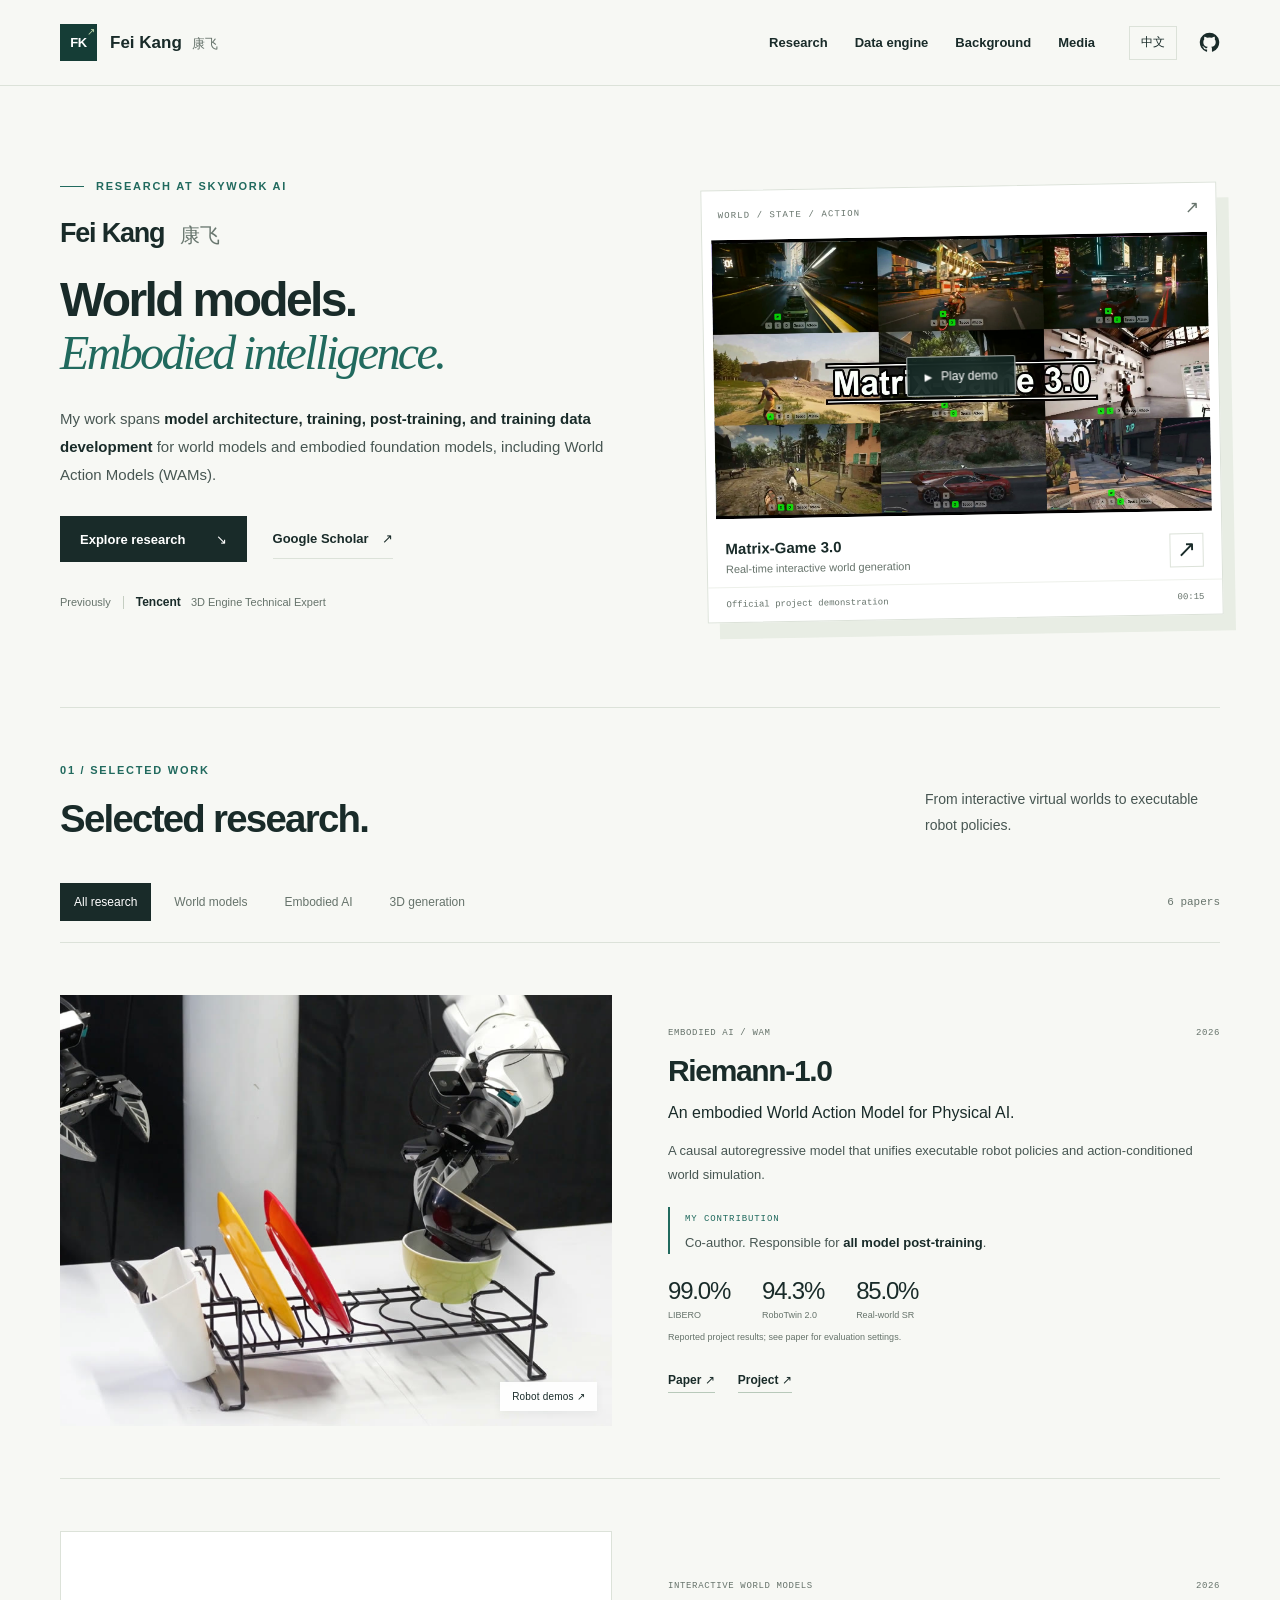
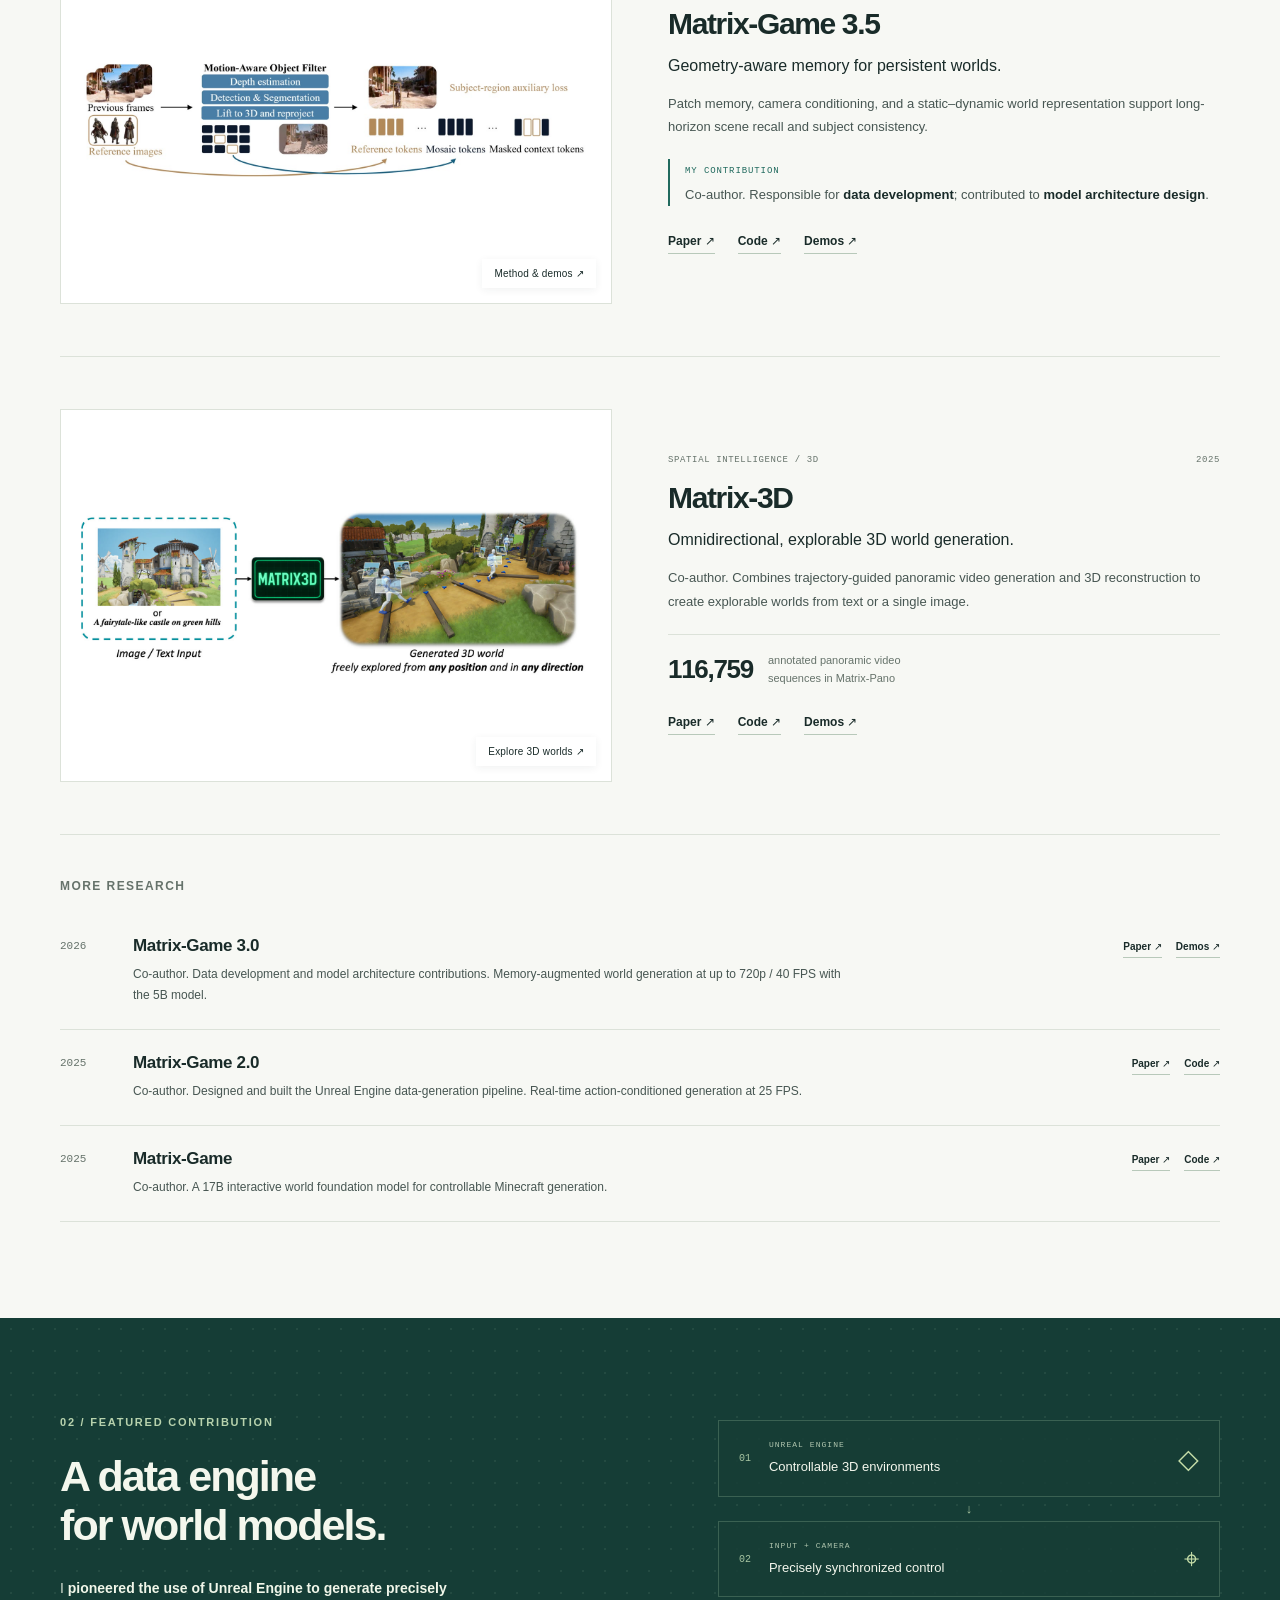
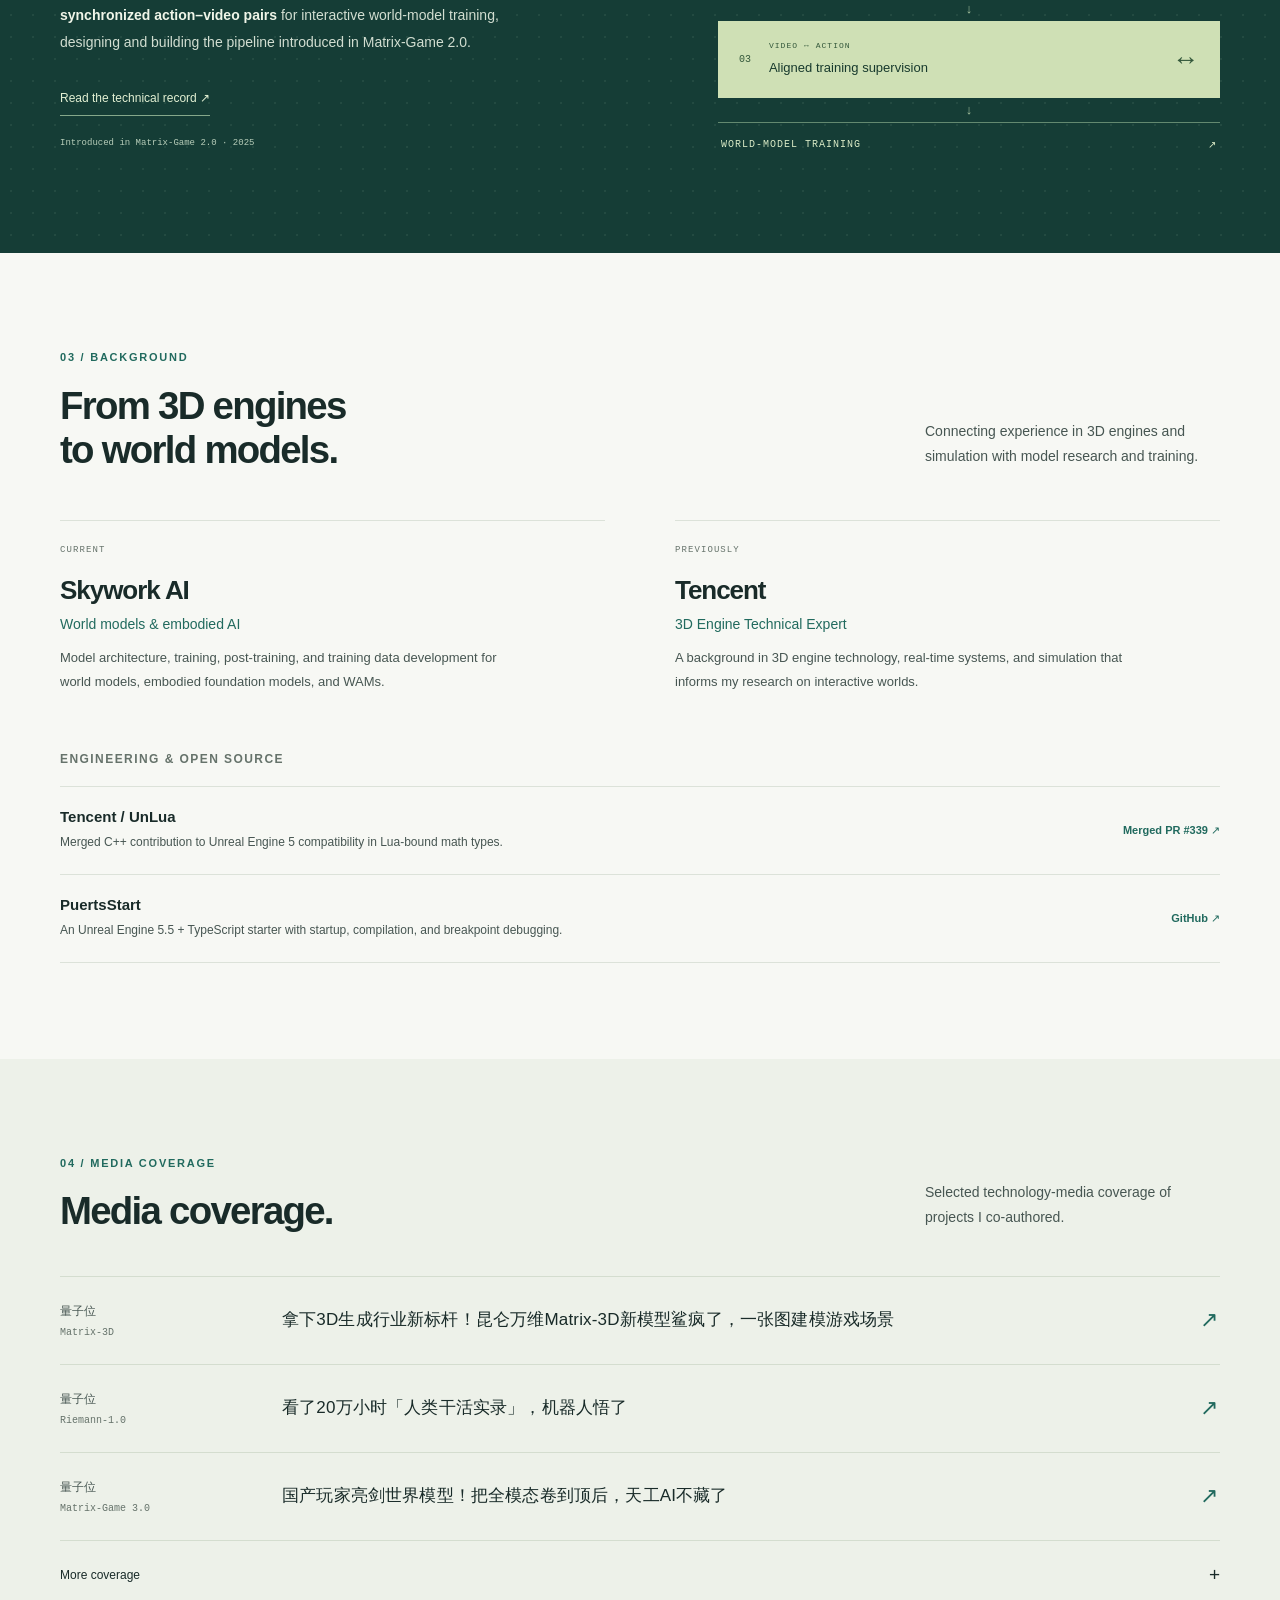
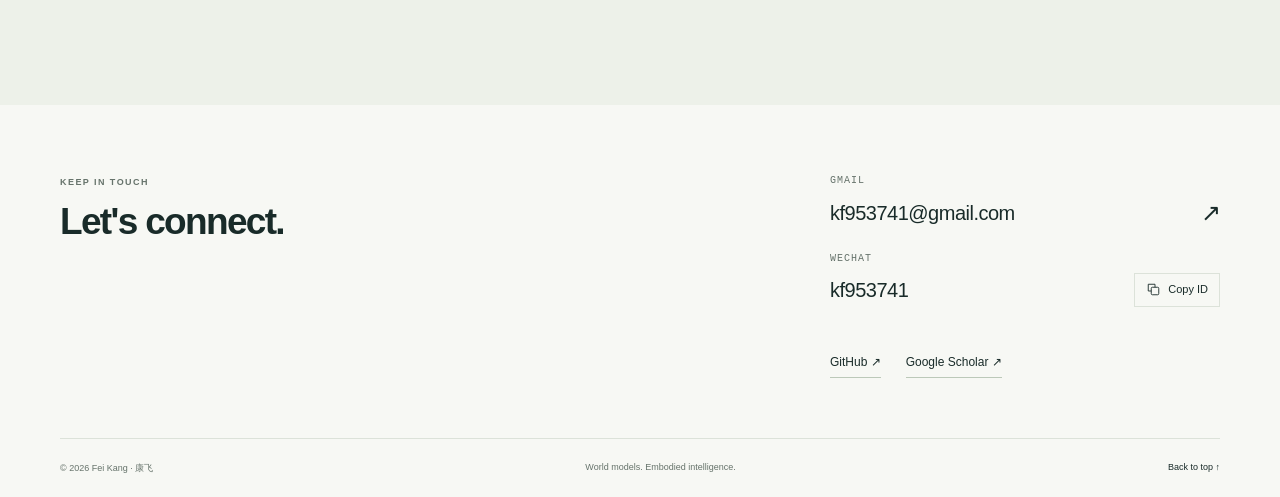
<file: index.html>
<!doctype html>
<html lang="en">
<head>
  <meta charset="utf-8">
  <meta name="viewport" content="width=device-width, initial-scale=1">
  <meta name="theme-color" content="#f7f8f4">
  <title>Fei Kang · 康飞 | World Models & Embodied AI</title>
  <meta name="description" content="Fei Kang at Skywork AI. Research on world models, embodied foundation models, model architecture, training, post-training, and training data. Previously a 3D Engine Technical Expert at Tencent.">
  <link rel="canonical" href="https://kf953741.github.io/">
  <link rel="icon" type="image/svg+xml" href="assets/favicon.svg">
  <meta property="og:type" content="website">
  <meta property="og:url" content="https://kf953741.github.io/">
  <meta property="og:title" content="Fei Kang · 康飞 | World Models & Embodied AI">
  <meta property="og:description" content="Model architecture, training, and post-training. World models, embodied intelligence, and the data that connects them.">
  <meta property="og:image" content="https://kf953741.github.io/assets/world-model-poster.jpg">
  <meta name="twitter:card" content="summary_large_image">
  <link rel="stylesheet" href="styles.css?v=2">
  <script src="script.js?v=2" defer></script>
  <script type="application/ld+json">{"@context":"https://schema.org","@type":"Person","name":"Fei Kang","alternateName":"康飞","url":"https://kf953741.github.io/","worksFor":{"@type":"Organization","name":"Skywork AI"},"sameAs":["https://github.com/kf953741","https://scholar.google.com/citations?user=jJwVbnAAAAAJ&hl=en"],"knowsAbout":["World models","Embodied artificial intelligence","World Action Models","Model training","Model post-training","3D engines"]}</script>
</head>
<body>
  <a class="skip-link" href="#main" data-i18n="skip">Skip to content</a>
  <header class="site-header">
    <div class="container header-inner">
      <a class="brand" href="#home" aria-label="Fei Kang, home"><span class="monogram" aria-hidden="true">FK<span>↗</span></span><span>Fei Kang <span class="brand-cn" lang="zh-CN">康飞</span></span></a>
      <nav id="navigation" class="navigation" aria-label="Main navigation">
        <a href="#research" data-i18n="navResearch">Research</a><a href="#data-engine" data-i18n="navEngine">Data engine</a><a href="#background" data-i18n="navBackground">Background</a><a href="#media" data-i18n="navMedia">Media</a>
      </nav>
      <div class="header-actions">
        <button id="language-toggle" class="language-toggle" type="button" aria-label="Switch to Chinese">中文</button>
        <a class="github-link" href="https://github.com/kf953741" target="_blank" rel="noopener noreferrer" aria-label="GitHub (opens in a new tab)"><svg viewBox="0 0 24 24" aria-hidden="true"><path fill="currentColor" d="M12 .9a11.1 11.1 0 0 0-3.51 21.63c.56.1.76-.24.76-.54v-2.07c-3.1.68-3.75-1.32-3.75-1.32-.51-1.28-1.24-1.62-1.24-1.62-1.01-.69.08-.68.08-.68 1.12.08 1.71 1.15 1.71 1.15 1 .1.99 1.87 3.23.93.1-.73.4-1.23.71-1.51-2.47-.28-5.06-1.24-5.06-5.5 0-1.22.44-2.22 1.15-3-.12-.28-.5-1.41.11-2.94 0 0 .93-.3 3.05 1.14a10.6 10.6 0 0 1 5.55 0c2.12-1.44 3.05-1.14 3.05-1.14.61 1.53.23 2.66.11 2.94.72.78 1.15 1.78 1.15 3.01 0 4.26-2.6 5.21-5.08 5.49.4.34.76 1.02.76 2.06v3.06c0 .3.2.65.77.54A11.1 11.1 0 0 0 12 .9Z"/></svg></a>
        <button id="menu-toggle" class="menu-toggle" type="button" aria-expanded="false" aria-controls="navigation" aria-label="Open navigation"><span></span><span></span></button>
      </div>
    </div>
  </header>
  <main id="main">
    <section id="home" class="hero container">
      <div class="hero-copy">
        <p class="eyebrow"><span class="eyebrow-line"></span><span data-i18n="heroEyebrow">RESEARCH AT SKYWORK AI</span></p>
        <h1>Fei Kang <span lang="zh-CN">康飞</span></h1>
        <p class="hero-heading"><span data-i18n="heroLine1">World models.</span><br><span class="serif-accent" data-i18n="heroLine2">Embodied intelligence.</span></p>
        <p class="hero-description" data-i18n="heroDescription">My work spans <strong>model architecture, training, post-training, and training data development</strong> for world models and embodied foundation models, including World Action Models (WAMs).</p>
        <div class="hero-links"><a class="button button-dark" href="#research"><span data-i18n="explore">Explore research</span><span aria-hidden="true">↘</span></a><a class="text-link" href="https://scholar.google.com/citations?user=jJwVbnAAAAAJ&hl=en" target="_blank" rel="noopener noreferrer">Google Scholar <span aria-hidden="true">↗</span></a></div>
        <p class="hero-history"><span data-i18n="previously">Previously</span><span class="history-divider"></span><strong>Tencent</strong><span data-i18n="tencentRole">3D Engine Technical Expert</span></p>
      </div>
      <figure class="hero-visual">
        <div class="visual-topline"><span>WORLD / STATE / ACTION</span><span aria-hidden="true">↗</span></div>
        <div class="video-shell"><video id="world-demo" controls playsinline preload="none" poster="assets/world-model-poster.jpg" aria-label="Matrix-Game 3.0 official interactive world-generation demonstration"><source src="assets/world-model-teaser.mp4" type="video/mp4"><a href="https://matrix-game-v3.github.io/">View the Matrix-Game 3.0 demo</a></video><button id="play-demo" class="play-demo" type="button" hidden aria-label="Play Matrix-Game 3.0 demonstration"><span aria-hidden="true">▶</span><span data-i18n="playDemo">Play demo</span></button></div>
        <figcaption><div><strong>Matrix-Game 3.0</strong><span data-i18n="heroCaption">Real-time interactive world generation</span></div><a href="https://matrix-game-v3.github.io/" target="_blank" rel="noopener noreferrer" aria-label="Matrix-Game 3.0 project page">↗</a></figcaption><div class="visual-footnote"><span data-i18n="officialDemo">Official project demonstration</span><span>00:15</span></div>
      </figure>
    </section>

    <section id="research" class="research-section section container">
      <div class="section-heading"><div><p class="eyebrow" data-i18n="researchEyebrow">01 / SELECTED WORK</p><h2 data-i18n="researchTitle">Selected research.</h2></div><p class="section-intro" data-i18n="researchIntro">From interactive virtual worlds to executable robot policies.</p></div>
      <div class="research-toolbar"><div class="filters" role="group" aria-label="Filter research"><button class="filter active" type="button" data-filter="all" aria-pressed="true" data-i18n="filterAll">All research</button><button class="filter" type="button" data-filter="world" aria-pressed="false" data-i18n="filterWorld">World models</button><button class="filter" type="button" data-filter="embodied" aria-pressed="false" data-i18n="filterEmbodied">Embodied AI</button><button class="filter" type="button" data-filter="3d" aria-pressed="false" data-i18n="filter3d">3D generation</button></div><span id="research-count" class="research-count" aria-live="polite">6 papers</span></div>
      <div class="featured-projects">
        <article class="project" data-category="embodied">
          <a class="project-image" href="https://riemann-dynamics.github.io/Riemann-1.0-Website/#real-world" target="_blank" rel="noopener noreferrer"><img src="assets/riemann.jpg" alt="A Riemann-1.0 controlled dual-arm robot performing kitchen manipulation" width="1280" height="718" loading="lazy"><span class="image-link"><span data-i18n="robotDemos">Robot demos</span> ↗</span></a>
          <div class="project-content"><p class="project-meta"><span data-i18n="embodiedWam">EMBODIED AI / WAM</span><span>2026</span></p><h3><a href="https://riemann-dynamics.github.io/Riemann-1.0-Website/" target="_blank" rel="noopener noreferrer">Riemann-1.0</a></h3><p class="project-subtitle" data-i18n="riemannSubtitle">An embodied World Action Model for Physical AI.</p><p class="project-description" data-i18n="riemannDescription">A causal autoregressive model that unifies executable robot policies and action-conditioned world simulation.</p><div class="contribution"><span data-i18n="myContribution">MY CONTRIBUTION</span><p data-i18n="riemannRole">Co-author. Responsible for <strong>all model post-training</strong>.</p></div><div class="project-results"><span><strong>99.0%</strong><small>LIBERO</small></span><span><strong>94.3%</strong><small>RoboTwin 2.0</small></span><span><strong>85.0%</strong><small data-i18n="realWorldSr">Real-world SR</small></span></div><p class="results-note" data-i18n="reportedResults">Reported project results; see paper for evaluation settings.</p><div class="project-links"><a href="https://arxiv.org/abs/2608.27033" target="_blank" rel="noopener noreferrer"><span data-i18n="paper">Paper</span> ↗</a><a href="https://riemann-dynamics.github.io/Riemann-1.0-Website/" target="_blank" rel="noopener noreferrer"><span data-i18n="project">Project</span> ↗</a></div></div>
        </article>
        <article class="project" data-category="world">
          <a class="project-image project-diagram" href="https://matrix-game-v3-5.github.io/" target="_blank" rel="noopener noreferrer"><img src="assets/matrix35-memory.jpg" alt="Matrix-Game 3.5 static-dynamic decoupled memory system, from the official project" width="1440" height="338" loading="lazy"><span class="image-link"><span data-i18n="methodAndDemos">Method & demos</span> ↗</span></a>
          <div class="project-content"><p class="project-meta"><span data-i18n="interactiveWorlds">INTERACTIVE WORLD MODELS</span><span>2026</span></p><h3><a href="https://matrix-game-v3-5.github.io/" target="_blank" rel="noopener noreferrer">Matrix-Game 3.5</a></h3><p class="project-subtitle" data-i18n="mg35Subtitle">Geometry-aware memory for persistent worlds.</p><p class="project-description" data-i18n="mg35Description">Patch memory, camera conditioning, and a static–dynamic world representation support long-horizon scene recall and subject consistency.</p><div class="contribution"><span data-i18n="myContribution">MY CONTRIBUTION</span><p data-i18n="matrixRole">Co-author. Responsible for <strong>data development</strong>; contributed to <strong>model architecture design</strong>.</p></div><div class="project-links"><a href="https://arxiv.org/abs/2608.29910" target="_blank" rel="noopener noreferrer"><span data-i18n="paper">Paper</span> ↗</a><a href="https://github.com/Riemann-Dynamics/Matrix-Game-3.5" target="_blank" rel="noopener noreferrer">Code ↗</a><a href="https://matrix-game-v3-5.github.io/" target="_blank" rel="noopener noreferrer"><span data-i18n="demos">Demos</span> ↗</a></div></div>
        </article>
        <article class="project" data-category="3d">
          <a class="project-image project-diagram" href="https://matrix-3d.github.io/" target="_blank" rel="noopener noreferrer"><img src="assets/matrix-3d.jpg" alt="Matrix-3D converts image or text input into an omnidirectional explorable 3D world" width="1440" height="482" loading="lazy"><span class="image-link"><span data-i18n="explore3d">Explore 3D worlds</span> ↗</span></a>
          <div class="project-content"><p class="project-meta"><span data-i18n="spatialIntelligence">SPATIAL INTELLIGENCE / 3D</span><span>2025</span></p><h3><a href="https://matrix-3d.github.io/" target="_blank" rel="noopener noreferrer">Matrix-3D</a></h3><p class="project-subtitle" data-i18n="matrix3dSubtitle">Omnidirectional, explorable 3D world generation.</p><p class="project-description" data-i18n="matrix3dDescription">Co-author. Combines trajectory-guided panoramic video generation and 3D reconstruction to create explorable worlds from text or a single image.</p><p class="dataset-note"><strong>116,759</strong><span data-i18n="datasetNote">annotated panoramic video sequences in Matrix-Pano</span></p><div class="project-links"><a href="https://arxiv.org/abs/2508.08086" target="_blank" rel="noopener noreferrer"><span data-i18n="paper">Paper</span> ↗</a><a href="https://github.com/SkyworkAI/Matrix-3D" target="_blank" rel="noopener noreferrer">Code ↗</a><a href="https://matrix-3d.github.io/" target="_blank" rel="noopener noreferrer"><span data-i18n="demos">Demos</span> ↗</a></div></div>
        </article>
      </div>
      <div id="more-research" class="more-research"><h3 class="small-heading" data-i18n="moreResearch">More research</h3>
        <article class="paper-row" data-category="world"><div class="paper-year">2026</div><div><h4>Matrix-Game 3.0</h4><p data-i18n="mg3Compact">Co-author. Data development and model architecture contributions. Memory-augmented world generation at up to 720p / 40 FPS with the 5B model.</p></div><div class="paper-links"><a href="https://arxiv.org/abs/2604.08995" target="_blank" rel="noopener noreferrer"><span data-i18n="paper">Paper</span> ↗</a><a href="https://matrix-game-v3.github.io/" target="_blank" rel="noopener noreferrer"><span data-i18n="demos">Demos</span> ↗</a></div></article>
        <article class="paper-row" data-category="world"><div class="paper-year">2025</div><div><h4>Matrix-Game 2.0</h4><p data-i18n="mg2Compact">Co-author. Designed and built the Unreal Engine data-generation pipeline. Real-time action-conditioned generation at 25 FPS.</p></div><div class="paper-links"><a href="https://arxiv.org/abs/2508.13009" target="_blank" rel="noopener noreferrer"><span data-i18n="paper">Paper</span> ↗</a><a href="https://github.com/SkyworkAI/Matrix-Game/tree/main/Matrix-Game-2" target="_blank" rel="noopener noreferrer">Code ↗</a></div></article>
        <article class="paper-row" data-category="world"><div class="paper-year">2025</div><div><h4>Matrix-Game</h4><p data-i18n="mg1Compact">Co-author. A 17B interactive world foundation model for controllable Minecraft generation.</p></div><div class="paper-links"><a href="https://arxiv.org/abs/2506.18701" target="_blank" rel="noopener noreferrer"><span data-i18n="paper">Paper</span> ↗</a><a href="https://github.com/SkyworkAI/Matrix-Game/tree/main/Matrix-Game-1" target="_blank" rel="noopener noreferrer">Code ↗</a></div></article>
      </div>
    </section>

    <section id="data-engine" class="engine-section section">
      <div class="container engine-grid"><div><p class="eyebrow" data-i18n="engineEyebrow">02 / FEATURED CONTRIBUTION</p><h2 data-i18n="engineTitle">A data engine<br>for world models.</h2><p class="engine-description" data-i18n="engineDescription">I <strong>pioneered the use of Unreal Engine to generate precisely synchronized action–video pairs</strong> for interactive world-model training, designing and building the pipeline introduced in Matrix-Game 2.0.</p><a class="engine-paper" href="https://arxiv.org/html/2508.13009#S3.SS1" target="_blank" rel="noopener noreferrer"><span data-i18n="readTechnicalRecord">Read the technical record</span> ↗</a><p class="engine-date" data-i18n="engineDate">Introduced in Matrix-Game 2.0 · 2025</p></div>
        <div class="pipeline" role="img" aria-label="Data pipeline: 3D environments, synchronized control, aligned action-video pairs, then world-model training"><div class="pipeline-row"><span class="step-number">01</span><div><span class="step-kicker">UNREAL ENGINE</span><strong data-i18n="step1">Controllable 3D environments</strong></div><span class="step-symbol" aria-hidden="true">◇</span></div><div class="pipeline-connector" aria-hidden="true">↓</div><div class="pipeline-row"><span class="step-number">02</span><div><span class="step-kicker">INPUT + CAMERA</span><strong data-i18n="step2">Precisely synchronized control</strong></div><span class="step-symbol" aria-hidden="true">⌖</span></div><div class="pipeline-connector" aria-hidden="true">↓</div><div class="pipeline-row highlighted"><span class="step-number">03</span><div><span class="step-kicker">VIDEO ↔ ACTION</span><strong data-i18n="step3">Aligned training supervision</strong></div><span class="step-symbol" aria-hidden="true">↔</span></div><div class="pipeline-connector" aria-hidden="true">↓</div><div class="pipeline-output"><span data-i18n="step4">WORLD-MODEL TRAINING</span><span aria-hidden="true">↗</span></div></div>
      </div>
    </section>

    <section id="background" class="section container background-section"><div class="section-heading"><div><p class="eyebrow" data-i18n="backgroundEyebrow">03 / BACKGROUND</p><h2 data-i18n="backgroundTitle">From 3D engines<br>to world models.</h2></div><p class="section-intro" data-i18n="backgroundIntro">Connecting experience in 3D engines and simulation with model research and training.</p></div><div class="experience-grid"><article class="experience"><p class="experience-time" data-i18n="current">CURRENT</p><h3>Skywork AI</h3><p class="experience-title" data-i18n="currentFocus">World models & embodied AI</p><p data-i18n="currentDescription">Model architecture, training, post-training, and training data development for world models, embodied foundation models, and WAMs.</p></article><article class="experience"><p class="experience-time" data-i18n="previous">PREVIOUSLY</p><h3>Tencent</h3><p class="experience-title" data-i18n="tencentRole">3D Engine Technical Expert</p><p data-i18n="previousDescription">A background in 3D engine technology, real-time systems, and simulation that informs my research on interactive worlds.</p></article></div><div class="open-source"><h3 class="small-heading" data-i18n="openSource">Engineering & open source</h3><a class="engineering-row" href="https://github.com/Tencent/UnLua/pull/339" target="_blank" rel="noopener noreferrer"><span><strong>Tencent / UnLua</strong><span data-i18n="unluaDescription">Merged C++ contribution to Unreal Engine 5 compatibility in Lua-bound math types.</span></span><span class="row-end"><span data-i18n="mergedPr">Merged PR #339</span> ↗</span></a><a class="engineering-row" href="https://github.com/kf953741/PuertsStart" target="_blank" rel="noopener noreferrer"><span><strong>PuertsStart</strong><span data-i18n="puertsDescription">An Unreal Engine 5.5 + TypeScript starter with startup, compilation, and breakpoint debugging.</span></span><span class="row-end">GitHub ↗</span></a></div></section>

    <section id="media" class="section media-section"><div class="container"><div class="section-heading"><div><p class="eyebrow" data-i18n="mediaEyebrow">04 / MEDIA COVERAGE</p><h2 data-i18n="mediaTitle">Media coverage.</h2></div><p class="section-intro" data-i18n="mediaIntro">Selected technology-media coverage of projects I co-authored.</p></div><div class="press-list">
      <a class="press-item" href="https://www.qbitai.com/2025/08/321401.html" target="_blank" rel="noopener noreferrer"><span class="press-meta">量子位 <span>Matrix-3D</span></span><span class="press-title" lang="zh-CN">拿下3D生成行业新标杆！昆仑万维Matrix-3D新模型鲨疯了，一张图建模游戏场景</span><span class="press-arrow" aria-hidden="true">↗</span></a>
      <a class="press-item" href="https://www.qbitai.com/2026/07/454592.html" target="_blank" rel="noopener noreferrer"><span class="press-meta">量子位 <span>Riemann-1.0</span></span><span class="press-title" lang="zh-CN">看了20万小时「人类干活实录」，机器人悟了</span><span class="press-arrow" aria-hidden="true">↗</span></a>
      <a class="press-item" href="https://www.qbitai.com/2026/03/392835.html" target="_blank" rel="noopener noreferrer"><span class="press-meta">量子位 <span>Matrix-Game 3.0</span></span><span class="press-title" lang="zh-CN">国产玩家亮剑世界模型！把全模态卷到顶后，天工AI不藏了</span><span class="press-arrow" aria-hidden="true">↗</span></a>
      <details class="more-press"><summary><span data-i18n="moreCoverage">More coverage</span><span class="details-symbol" aria-hidden="true">+</span></summary><a class="press-item" href="https://finance.sina.com.cn/tech/it/2026-07-20/doc-iniimuyc2999043.shtml" target="_blank" rel="noopener noreferrer"><span class="press-meta">新浪科技 <span>Riemann-1.0</span></span><span class="press-title" lang="zh-CN">机器人进入世界模型时代，Riemann-1.0如何破解泛化难题？</span><span class="press-arrow" aria-hidden="true">↗</span></a><a class="press-item" href="https://www.ithome.com/0/874/688.htm" target="_blank" rel="noopener noreferrer"><span class="press-meta">IT之家 <span>Matrix-Game 2.0</span></span><span class="press-title" lang="zh-CN">AI 生成游戏，Matrix-Game 2.0、Matrix-3D 发布并开源</span><span class="press-arrow" aria-hidden="true">↗</span></a><a class="press-item" href="https://www.qbitai.com/2025/08/322418.html" target="_blank" rel="noopener noreferrer"><span class="press-meta">量子位 <span>Matrix-Game 2.0</span></span><span class="press-title" lang="zh-CN">一周六连发！昆仑万维将多模态AI卷到了新高度</span><span class="press-arrow" aria-hidden="true">↗</span></a></details>
    </div></div></section>
  </main>
  <footer id="contact" class="site-footer container">
    <div class="footer-top">
      <div><p class="eyebrow" data-i18n="connectEyebrow">KEEP IN TOUCH</p><h2 data-i18n="connectTitle">Let's connect.</h2></div>
      <div class="footer-contact">
        <div class="contact-row"><span class="contact-label">Gmail</span><a class="contact-value contact-email" href="mailto:kf953741@gmail.com">kf953741@gmail.com <span aria-hidden="true">↗</span></a></div>
        <div class="contact-row"><span class="contact-label" data-i18n="wechat">WeChat</span><div class="contact-value"><span id="wechat-id">kf953741</span><button id="copy-wechat" class="copy-wechat" type="button" aria-label="Copy WeChat ID"><svg viewBox="0 0 20 20" aria-hidden="true"><rect x="7" y="7" width="10" height="10" rx="1.5"/><path d="M12 7V3H3v9h4"/></svg><span data-i18n="copyWechat">Copy ID</span></button></div></div>
        <p id="copy-feedback" class="contact-feedback" role="status" aria-live="polite"></p>
        <div class="footer-links"><a href="https://github.com/kf953741" target="_blank" rel="noopener noreferrer">GitHub ↗</a><a href="https://scholar.google.com/citations?user=jJwVbnAAAAAJ&hl=en" target="_blank" rel="noopener noreferrer">Google Scholar ↗</a></div>
      </div>
    </div>
    <div class="footer-bottom"><span>© 2026 Fei Kang · 康飞</span><span data-i18n="footerNote">World models. Embodied intelligence.</span><a href="#home" data-i18n="backTop">Back to top ↑</a></div>
  </footer>
</body>
</html>
</file>
<file: styles.css>
@charset "UTF-8";
:root{--paper:#f7f8f4;--white:#fff;--ink:#192b29;--body:#475652;--muted:#66736b;--accent:#216a5e;--line:#dce2d9;--mint:#e8eee5;--dark:#153d36;--max:1160px;font-family:Inter,-apple-system,BlinkMacSystemFont,"Segoe UI","PingFang SC","Microsoft YaHei",sans-serif;color:var(--ink);background:var(--paper);font-synthesis:none;text-rendering:optimizeLegibility;-webkit-font-smoothing:antialiased;scroll-behavior:smooth;scroll-padding-top:108px}
*{box-sizing:border-box}body{margin:0}a{color:inherit;text-decoration:none}button{font:inherit;color:inherit;cursor:pointer}button,a{-webkit-tap-highlight-color:transparent}img,video{display:block;max-width:100%;height:auto}button:focus-visible,a:focus-visible,summary:focus-visible{outline:3px solid #347c70;outline-offset:5px}::selection{background:#d3e7d5;color:#153d36}[hidden]{display:none!important}.container{width:min(var(--max),calc(100% - 96px));margin-inline:auto}.section{padding-block:96px}.eyebrow{font-size:11px;letter-spacing:.16em;font-weight:650;line-height:1.6;margin:0 0 20px;text-transform:uppercase}.eyebrow-line{width:24px;height:1px;background:var(--accent);display:inline-block;vertical-align:middle;margin-right:12px}.skip-link{position:fixed;top:-100px;left:16px;z-index:100;background:var(--ink);color:white;padding:14px}.skip-link:focus{top:12px}.site-header{height:86px;position:sticky;top:0;z-index:20;background:rgba(247,248,244,.95);border-bottom:1px solid var(--line);backdrop-filter:blur(12px)}.header-inner{height:100%;display:flex;align-items:center;gap:34px}.brand{display:flex;align-items:center;gap:13px;font-size:17px;font-weight:650;white-space:nowrap}.brand-cn{font-size:13px;color:var(--muted);font-weight:450;margin-left:5px}.monogram{display:flex;align-items:center;justify-content:center;width:37px;height:37px;background:var(--dark);color:#fff;font-size:13px;letter-spacing:-.04em;position:relative}.monogram>span{font-size:10px;position:absolute;right:3px;top:2px;color:#bbd6ac}.navigation{display:flex;gap:27px;margin-left:auto;font-size:13px;font-weight:550}.navigation>a{position:relative;padding:14px 0}.navigation>a:hover,.navigation>a[aria-current]{color:var(--accent)}.navigation>a[aria-current]:after{content:"";position:absolute;height:2px;left:0;right:0;bottom:5px;background:var(--accent)}.header-actions{display:flex;align-items:center;gap:22px}.language-toggle{border:1px solid var(--line);background:transparent;padding:7px 11px;font-size:12px;min-width:47px;min-height:34px}.language-toggle:hover{background:var(--mint)}.github-link{width:21px;height:21px}.github-link svg{width:100%;height:100%}.menu-toggle{display:none;border:0;background:none;width:36px;height:36px;padding:7px}.menu-toggle span{display:block;height:1.5px;background:var(--ink);margin:6px 0}.hero{display:grid;grid-template-columns:1.12fr 1fr;gap:66px;align-items:center;padding-block:82px 88px}.hero .eyebrow{color:var(--accent);margin-bottom:22px}.hero h1{font-size:27px;letter-spacing:-.045em;line-height:1.2;margin:0 0 23px;font-weight:600}.hero h1>span{font-size:20px;font-weight:400;margin-left:9px;letter-spacing:0;color:#68766e}.hero-heading{font-size:clamp(38px,3.75vw,56px);line-height:1.12;letter-spacing:-.055em;font-weight:600;margin:0 0 25px}.serif-accent{font-family:Georgia,"Times New Roman",serif;font-weight:400;font-style:italic;letter-spacing:-.055em;color:var(--accent)}.hero-description{font-size:15px;color:var(--body);line-height:1.85;max-width:550px;margin:0 0 28px}.hero-description strong{color:var(--ink);font-weight:550}.hero-links{display:flex;align-items:center;gap:26px;flex-wrap:wrap}.button{min-height:46px;display:inline-flex;justify-content:center;align-items:center;gap:30px;padding:13px 20px;font-size:13px;font-weight:550}.button-dark{background:var(--ink);color:#fff}.button-dark:hover{background:var(--accent)}.text-link{font-size:13px;font-weight:550;padding-block:12px;border-bottom:1px solid var(--line)}.text-link span{margin-left:10px}.hero-history{display:flex;align-items:center;gap:10px;flex-wrap:wrap;font-size:11px;color:var(--muted);margin:33px 0 0}.hero-history strong{font-size:12px;color:var(--ink)}.history-divider{height:13px;border-left:1px solid #c5cec2;margin-inline:2px}.hero-visual{margin:18px 0 0;background:#fff;border:1px solid var(--line);box-shadow:12px 16px 0 #e8ede4;transform:rotate(-1deg);transition:transform .25s}.hero-visual:hover{transform:rotate(0)}.visual-topline{display:flex;justify-content:space-between;align-items:center;padding:14px 16px;font-family:ui-monospace,SFMono-Regular,Consolas,monospace;font-size:9px;letter-spacing:.12em;color:var(--muted)}.visual-topline>span:last-child{font-size:17px}.video-shell{position:relative;background:#0c1817;margin:0 9px}.video-shell video{width:100%;aspect-ratio:16/9;object-fit:cover}.play-demo{position:absolute;inset:0;width:max-content;height:max-content;margin:auto;display:flex;align-items:center;gap:9px;border:1px solid rgba(255,255,255,.6);border-radius:2px;padding:12px 17px;background:rgba(14,35,31,.84);color:#fff;font-size:12px;backdrop-filter:blur(10px)}.play-demo:hover{background:var(--dark)}.play-demo>span:first-child{font-size:10px}.hero-visual figcaption{display:flex;align-items:center;justify-content:space-between;gap:20px;padding:21px 18px 12px}.hero-visual figcaption strong{font-size:15px;display:block;margin-bottom:6px}.hero-visual figcaption div>span{font-size:11px;color:var(--muted);display:block}.hero-visual figcaption>a{font-size:23px;border:1px solid var(--line);width:34px;height:34px;display:grid;place-items:center}.visual-footnote{display:flex;justify-content:space-between;padding:12px 18px;border-top:1px solid #edf0ea;font-family:ui-monospace,SFMono-Regular,Consolas,monospace;font-size:9px;color:var(--muted)}.section-heading{display:flex;justify-content:space-between;align-items:flex-end;gap:60px;margin-bottom:42px}h2{font-size:clamp(31px,3vw,42px);line-height:1.15;letter-spacing:-.045em;font-weight:550;margin:0}.section-heading .eyebrow{margin-bottom:17px;color:var(--accent)}.section-intro{max-width:295px;font-size:14px;line-height:1.8;color:var(--body);margin:0 0 3px}.research-section{padding-top:54px;border-top:1px solid var(--line)}.research-toolbar{display:flex;align-items:center;justify-content:space-between;border-bottom:1px solid var(--line);padding-bottom:21px;gap:15px}.filters{display:flex;gap:9px;flex-wrap:wrap}.filter{border:1px solid transparent;background:transparent;padding:9px 13px;min-height:38px;font-size:12px;color:var(--muted)}.filter:hover{color:var(--ink);background:var(--mint)}.filter.active{background:var(--ink);color:#fff}.research-count{white-space:nowrap;font-family:ui-monospace,SFMono-Regular,Consolas,monospace;font-size:11px;color:var(--muted)}.project{display:grid;grid-template-columns:1fr 1fr;gap:56px;align-items:center;padding-block:52px;border-bottom:1px solid var(--line)}.project-image{position:relative;background:#e8eee7;overflow:hidden;display:flex;align-items:center;justify-content:center;aspect-ratio:1.28}.project-image img{width:100%;height:100%;object-fit:cover;transition:transform .5s}.project-image:hover img{transform:scale(1.025)}.image-link{position:absolute;bottom:15px;right:15px;background:rgba(255,255,255,.95);padding:9px 12px;font-size:10px;letter-spacing:.02em;box-shadow:0 2px 8px #192b2910}.project-diagram{background:#fff;border:1px solid var(--line);aspect-ratio:1.48;padding:30px 20px}.project-diagram img{width:100%;height:auto;object-fit:contain}.project-meta{display:flex;justify-content:space-between;gap:20px;font-family:ui-monospace,SFMono-Regular,Consolas,monospace;color:var(--muted);font-size:9px;letter-spacing:.07em;margin:0 0 15px}.project h3{font-size:30px;line-height:1.2;letter-spacing:-.045em;margin:0 0 12px;font-weight:550}.project h3 a:hover{color:var(--accent)}.project-subtitle{font-size:16px;line-height:1.5;margin:0 0 14px;color:var(--ink)}.project-description{font-size:13px;line-height:1.8;color:var(--body);margin:0 0 21px}.contribution{border-left:2px solid var(--accent);padding-left:15px;margin-block:20px}.contribution>span{font-family:ui-monospace,SFMono-Regular,Consolas,monospace;font-size:9px;letter-spacing:.1em;color:var(--accent)}.contribution p{font-size:13px;line-height:1.7;margin:7px 0 0;color:var(--body)}.contribution strong{font-weight:600;color:var(--ink)}.project-results{display:flex;gap:32px;flex-wrap:wrap;margin-top:23px}.project-results>span{display:flex;flex-direction:column;gap:5px}.project-results strong{font-size:24px;font-weight:500;letter-spacing:-.05em}.project-results small{font-size:9px;color:var(--muted)}.results-note{font-size:9px;color:var(--muted);margin-top:11px;line-height:1.5}.project-links{display:flex;gap:23px;font-size:12px;font-weight:550;margin-top:23px;flex-wrap:wrap}.project-links a,.paper-links a{padding-block:5px;border-bottom:1px solid #b8c9ba}.project-links a:hover,.paper-links a:hover{color:var(--accent);border-bottom-color:var(--accent)}.dataset-note{display:flex;align-items:center;gap:15px;border-top:1px solid var(--line);padding-top:17px}.dataset-note strong{font-size:26px;letter-spacing:-.05em;font-weight:550}.dataset-note>span{font-size:11px;line-height:1.6;color:var(--muted);max-width:170px}.more-research{padding-top:44px}.small-heading{font-size:12px;text-transform:uppercase;letter-spacing:.12em;font-weight:550;margin:0 0 20px;color:var(--muted)}.paper-row{display:grid;grid-template-columns:48px 1fr 110px;gap:25px;align-items:start;border-bottom:1px solid var(--line);padding-block:23px}.paper-year{font-family:ui-monospace,SFMono-Regular,Consolas,monospace;font-size:11px;color:var(--muted);padding-top:4px}.paper-row h4{font-size:17px;letter-spacing:-.02em;font-weight:550;margin:0 0 8px}.paper-row p{font-size:12px;color:var(--body);line-height:1.75;margin:0;max-width:720px}.paper-links{display:flex;gap:14px;justify-content:flex-end;font-size:10px;font-weight:550;white-space:nowrap}.engine-section{background:var(--dark);color:#f4f7ed;position:relative;overflow:hidden}.engine-section:before{content:"";position:absolute;width:100%;height:100%;inset:0;background-image:radial-gradient(#b6d5be16 1px,transparent 1px);background-size:22px 22px;pointer-events:none}.engine-grid{position:relative;display:grid;grid-template-columns:1fr .9fr;gap:100px;align-items:center}.engine-section .eyebrow{color:#b7d2ad}.engine-section h2{font-size:43px;line-height:1.15;margin-bottom:25px}.engine-description{font-size:14px;line-height:1.9;color:#d2ded1;max-width:470px}.engine-description strong{font-weight:550;color:#f0f6e9}.engine-paper{display:inline-block;border-bottom:1px solid #85a88b;padding:10px 0;font-size:12px;margin-top:12px;color:#e2f0d3}.engine-paper:hover{color:white;border-color:white}.engine-date{font-family:ui-monospace,SFMono-Regular,Consolas,monospace;font-size:9px;color:#b7cdb9;margin-top:22px}.pipeline-row{display:flex;gap:18px;align-items:center;border:1px solid #789e845e;padding:19px 20px;background:#173e35d9}.step-number{font-size:10px;font-family:ui-monospace,SFMono-Regular,Consolas,monospace;color:#a7c5a2}.pipeline-row>div{display:flex;flex-direction:column;gap:8px}.step-kicker{font-family:ui-monospace,SFMono-Regular,Consolas,monospace;font-size:8px;color:#afc5ae;letter-spacing:.13em}.pipeline-row strong{font-size:13px;font-weight:450;line-height:1.5}.step-symbol{margin-left:auto;font-size:27px;color:#c6dea9;font-weight:300}.pipeline-connector{height:24px;text-align:center;font-size:13px;color:#a5c19e;line-height:24px}.pipeline-row.highlighted{background:#cfe0b5;color:#183a2d;border-color:#cfe0b5}.highlighted .step-number,.highlighted .step-kicker,.highlighted .step-symbol{color:#34583b}.pipeline-output{display:flex;justify-content:space-between;border-top:1px solid #638970;padding:16px 3px 0;font-family:ui-monospace,SFMono-Regular,Consolas,monospace;font-size:10px;letter-spacing:.1em;color:#d8e9c5}.experience-grid{display:grid;grid-template-columns:1fr 1fr;gap:70px;margin-top:48px}.experience{border-top:1px solid var(--line);padding-top:24px}.experience-time{font-family:ui-monospace,SFMono-Regular,Consolas,monospace;font-size:9px;letter-spacing:.12em;color:var(--muted);margin:0 0 20px}.experience h3{font-size:26px;letter-spacing:-.04em;font-weight:550;margin:0 0 10px}.experience-title{font-size:14px;color:var(--accent);margin:0 0 14px}.experience>p:last-child{font-size:13px;line-height:1.85;color:var(--body);max-width:450px;margin-bottom:0}.open-source{margin-top:58px}.engineering-row{display:flex;justify-content:space-between;align-items:center;gap:30px;border-top:1px solid var(--line);padding-block:21px}.engineering-row:last-child{border-bottom:1px solid var(--line)}.engineering-row>span:first-child{display:flex;flex-direction:column;gap:8px}.engineering-row strong{font-size:15px;font-weight:550}.engineering-row>span:first-child>span{font-size:12px;line-height:1.65;color:var(--body)}.row-end{white-space:nowrap;font-size:11px;font-weight:550;color:var(--accent)}.engineering-row:hover strong{text-decoration:underline;text-underline-offset:4px}.media-section{background:#edf1e9}.press-list{border-top:1px solid #d4ddcf}.press-item{display:grid;grid-template-columns:190px 1fr 20px;gap:32px;align-items:center;padding-block:26px;border-bottom:1px solid #d4ddcf}.press-meta{font-size:12px;color:var(--body);display:flex;flex-direction:column;gap:7px}.press-meta>span{font-size:10px;font-family:ui-monospace,SFMono-Regular,Consolas,monospace;color:var(--muted)}.press-title{font-size:17px;line-height:1.7;font-weight:450;letter-spacing:.01em}.press-arrow{font-size:22px;color:var(--accent)}.press-item:hover .press-title{text-decoration:underline;text-decoration-thickness:1px;text-underline-offset:5px}.more-press>summary{display:flex;align-items:center;justify-content:space-between;list-style:none;cursor:pointer;font-size:12px;padding-block:23px}.more-press>summary::-webkit-details-marker{display:none}.details-symbol{font-size:19px;transition:transform .2s}.more-press[open] .details-symbol{transform:rotate(45deg)}.more-press .press-item:first-of-type{border-top:1px solid #d4ddcf}.site-footer{padding-top:70px}.footer-top{display:flex;justify-content:space-between;align-items:center;gap:30px;padding-bottom:60px}.footer-top .eyebrow{font-size:9px;color:var(--muted);margin-bottom:12px}.footer-top h2{font-size:37px}.footer-links{display:flex;gap:30px;font-size:14px}.footer-links a{border-bottom:1px solid #bcc9b9;padding-bottom:8px}.footer-bottom{border-top:1px solid var(--line);padding-block:23px;display:flex;justify-content:space-between;gap:24px;font-size:9px;color:var(--muted)}.footer-bottom>a{color:var(--ink)}html[lang="zh-CN"] .serif-accent{font-family:inherit;font-style:normal;font-weight:450;letter-spacing:-.045em}html[lang="zh-CN"] .hero-heading{font-size:48px;line-height:1.3}html[lang="zh-CN"] .eyebrow{letter-spacing:.12em}html[lang="zh-CN"] .hero-description{line-height:1.95}html[lang="zh-CN"] .engine-section h2{line-height:1.4}
@media(min-width:1500px){.hero{padding-block:100px 110px}.hero-visual{margin-top:30px}.hero-heading{font-size:57px}}
@media(max-width:1080px){.container{width:calc(100% - 64px)}.header-inner{gap:24px}.navigation{gap:20px}.header-actions{gap:18px}.hero{gap:35px;padding-block:65px}.hero-heading{font-size:45px}.hero-description{font-size:14px}.hero-history{font-size:10px;gap:8px}.hero-visual{box-shadow:8px 12px 0 #e8ede4}.section{padding-block:76px}.project{gap:35px}.project-results{gap:24px}.engine-grid{gap:65px}.engine-section h2{font-size:36px}.press-item{grid-template-columns:160px 1fr 20px;gap:24px}.press-title{font-size:16px}}
@media(max-width:800px){.container{width:calc(100% - 48px)}.site-header{height:72px}.header-inner{gap:14px}.brand{font-size:15px;gap:10px}.brand-cn{font-size:12px}.monogram{width:32px;height:32px}.header-actions{margin-left:auto;gap:18px}.navigation{display:none;position:absolute;top:71px;left:0;right:0;background:var(--paper);padding:17px 24px 23px;border-bottom:1px solid var(--line);margin:0;flex-direction:column;gap:2px;box-shadow:0 8px 12px #192b2907}.navigation.is-open{display:flex}.navigation>a{padding:13px 0}.navigation>a[aria-current]:after{display:none}.menu-toggle{display:block}.hero{grid-template-columns:1fr;gap:42px;padding-block:54px 68px}.hero-copy{max-width:620px}.hero h1{font-size:25px}.hero-heading{font-size:clamp(42px,6vw,54px)}.hero-description{font-size:15px;max-width:600px}.hero-history{font-size:11px}.hero-visual{margin:0 5px 0 0;max-width:620px;transform:none}.hero-visual:hover{transform:none}.section-heading{align-items:start;gap:24px;flex-direction:column;margin-bottom:32px}.section-intro{max-width:520px}.research-section{padding-top:50px}.project{gap:30px;padding-block:39px;align-items:start}.project h3{font-size:25px}.project-image{aspect-ratio:1.05}.project-diagram{aspect-ratio:1.05;padding:18px 12px}.project-meta{font-size:8px}.project-subtitle{font-size:14px}.project-description{font-size:12px}.contribution{padding-left:11px;margin-block:15px}.contribution p{font-size:12px}.project-results{gap:17px}.project-results strong{font-size:20px}.project-results small{font-size:8px}.project-links{gap:17px;margin-top:15px;font-size:11px}.engine-grid{gap:45px}.engine-section h2{font-size:32px}.engine-description{font-size:13px}.pipeline-row{padding:16px 14px;gap:12px}.pipeline-row strong{font-size:11px}.pipeline-output{font-size:9px}.experience-grid{gap:40px}.press-item{grid-template-columns:145px 1fr 16px;gap:20px}.press-title{font-size:15px}.footer-links{gap:20px;font-size:12px}}
@media(max-width:600px){.container{width:calc(100% - 40px)}.header-actions{gap:14px}.github-link{display:none}.brand{font-size:14px}.brand-cn{font-size:11px}.hero{padding-top:42px;gap:34px}.hero .eyebrow{font-size:9px;margin-bottom:19px}.hero h1{font-size:24px;margin-bottom:24px}.hero h1>span{font-size:17px}.hero-heading{font-size:clamp(34px,9.2vw,47px);line-height:1.18;letter-spacing:-.055em;margin-bottom:20px}.hero-description{font-size:13px;line-height:1.9;margin-bottom:24px}.hero-links{gap:21px}.button{min-height:44px;font-size:11px;padding:12px 15px;gap:20px}.text-link{font-size:11px}.hero-history{font-size:9px;gap:8px;margin-top:27px}.hero-history strong{font-size:10px}.visual-topline{padding:11px 13px;font-size:8px}.hero-visual figcaption{padding:17px 14px 13px}.hero-visual figcaption strong{font-size:13px}.hero-visual figcaption div>span{font-size:10px}.visual-footnote{font-size:8px;padding:11px 14px}.section{padding-block:60px}.eyebrow{font-size:9px;margin-bottom:14px}h2{font-size:31px}.section-intro{font-size:12px;line-height:1.8}.research-section{padding-top:40px}.research-toolbar{align-items:flex-start;padding-bottom:17px}.filters{gap:5px;max-width:290px}.filter{font-size:10px;padding:8px 10px;min-height:34px}.research-count{font-size:9px;padding-top:11px}.project{grid-template-columns:1fr;gap:24px;padding-block:32px}.project-image{aspect-ratio:1.55}.project-diagram{aspect-ratio:1.55;padding:24px 16px}.project h3{font-size:27px}.project-meta{font-size:9px;margin-bottom:12px}.project-subtitle{font-size:15px}.project-description{font-size:13px}.contribution{margin-block:20px;padding-left:14px}.contribution p{font-size:13px}.project-results{gap:35px}.project-results strong{font-size:24px}.project-results small{font-size:9px}.project-links{font-size:12px;gap:22px;margin-top:21px}.dataset-note strong{font-size:27px}.more-research{padding-top:32px}.small-heading{font-size:10px}.paper-row{grid-template-columns:35px 1fr;column-gap:13px;row-gap:13px;padding-block:22px}.paper-year{font-size:10px}.paper-row h4{font-size:16px}.paper-row p{font-size:12px}.paper-links{grid-column:2;justify-content:flex-start;font-size:11px}.engine-grid{grid-template-columns:1fr;gap:36px}.engine-section h2{font-size:36px}.engine-description{font-size:13px}.engine-paper{font-size:12px}.engine-date{font-size:9px}.pipeline-row{padding:18px;gap:16px}.pipeline-row strong{font-size:13px}.pipeline-output{font-size:10px}.experience-grid{grid-template-columns:1fr;gap:32px;margin-top:32px}.experience h3{font-size:25px}.experience-title{font-size:13px}.experience>p:last-child{font-size:12px}.experience-time{font-size:9px;margin-bottom:15px}.open-source{margin-top:40px}.engineering-row{align-items:flex-start;gap:15px;flex-direction:column}.engineering-row strong{font-size:14px}.engineering-row>span:first-child>span{font-size:12px}.row-end{font-size:10px}.press-item{grid-template-columns:1fr 18px;gap:12px;padding-block:24px}.press-meta{flex-direction:row;align-items:center;gap:12px;font-size:10px;grid-column:1}.press-meta>span{font-size:9px}.press-title{grid-row:2;grid-column:1;font-size:15px;line-height:1.8}.press-arrow{grid-row:2;grid-column:2;font-size:21px}.more-press>summary{font-size:11px}.footer-top{align-items:flex-start;flex-direction:column;gap:26px;padding-bottom:38px}.site-footer{padding-top:50px}.footer-top h2{font-size:32px}.footer-links{gap:25px;font-size:12px}.footer-bottom{font-size:9px;flex-wrap:wrap;column-gap:16px;row-gap:15px;line-height:1.5}.footer-bottom>span:nth-child(2){display:none}.footer-bottom>a{margin-left:auto}html[lang="zh-CN"] .hero-heading{font-size:39px;line-height:1.45}}
@media(prefers-reduced-motion:reduce){:root{scroll-behavior:auto}*,*:before,*:after{transition:none!important;animation:none!important}.hero-visual{transform:none}}
.footer-top{align-items:flex-start}
.footer-contact{width:min(100%,390px)}
.contact-row{display:flex;flex-direction:column;gap:9px;margin-bottom:22px}
.contact-label{font-family:ui-monospace,SFMono-Regular,Consolas,monospace;font-size:10px;letter-spacing:.1em;text-transform:uppercase;color:var(--muted)}
.contact-value{display:flex;align-items:center;justify-content:space-between;gap:22px;font-size:20px;font-weight:500;letter-spacing:-.025em;line-height:1.5}
.contact-email:hover{color:var(--accent)}
.contact-email>span{font-size:24px}
.copy-wechat{display:inline-flex;align-items:center;gap:7px;min-height:34px;padding:7px 11px;background:transparent;border:1px solid var(--line);font-size:11px;font-weight:400;letter-spacing:0;white-space:nowrap}
.copy-wechat:hover{background:var(--mint)}
.copy-wechat svg{width:15px;height:15px;fill:none;stroke:currentColor;stroke-width:1.2}
.contact-feedback{min-height:18px;margin:-8px 0 16px;font-size:11px;color:var(--accent);line-height:1.6}
.footer-contact .footer-links{font-size:12px;gap:25px}
@media(max-width:600px){.footer-contact{width:100%}.contact-value{font-size:19px}.contact-row{margin-bottom:20px}.footer-contact .footer-links{font-size:12px}}
</file>
